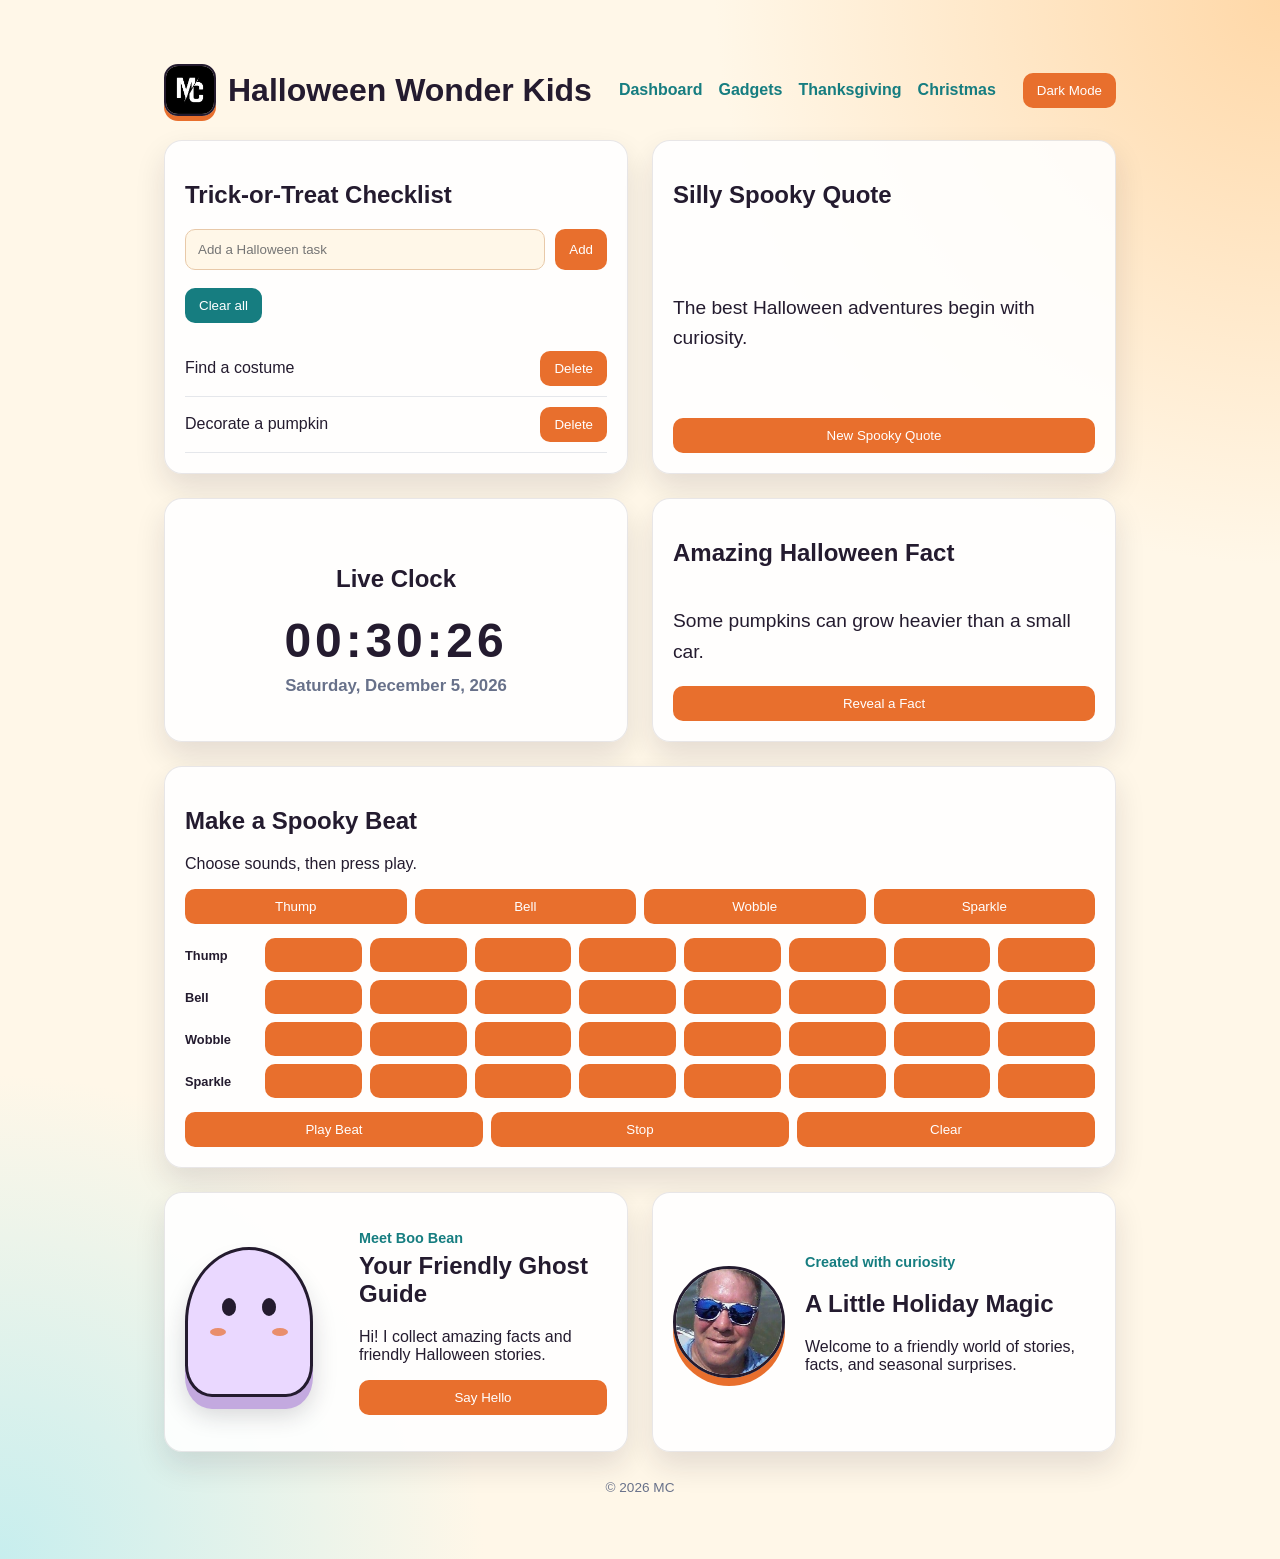
<file: index.html>
<!DOCTYPE html>
<html lang="en">
  <head>
    <meta charset="UTF-8" />
    <meta name="viewport" content="width=device-width, initial-scale=1.0" />
    <title>Halloween Wonder Kids</title>
    <link rel="stylesheet" href="style.css" />
  </head>
  <body class="halloween-theme">
    <div class="leaf-layer" aria-hidden="true"></div>
    <div class="ghost-layer" aria-hidden="true"></div>
    <div class="app">
      <header class="topbar">
        <div class="brand-lockup">
          <img src="mc-logo.jpg" alt="MC logo" class="brand-logo" />
          <h1>Halloween Wonder Kids</h1>
        </div>
        <nav class="page-nav">
          <a href="index.html">Dashboard</a>
          <a href="gadgets.html">Gadgets</a>
          <a href="thanksgiving/index.html">Thanksgiving</a>
          <a href="christmas/index.html">Christmas</a>
        </nav>
        <button id="theme-toggle">Dark Mode</button>
      </header>

      <main class="grid">
        <section class="card">
          <h2>Trick-or-Treat Checklist</h2>

          <form id="todo-form">
            <input
              id="todo-input"
              type="text"
              placeholder="Add a Halloween task"
              autocomplete="off"
            />
            <button type="submit">Add</button>
          </form>

          <button id="clear-tasks" type="button">Clear all</button>

          <ul id="todo-list"></ul>
        </section>

        <section class="card quote-card">
          <h2>Silly Spooky Quote</h2>
          <p id="quote-text">“Every pumpkin has a little light inside.”</p>
          <button id="new-quote">New Spooky Quote</button>
        </section>

        <section class="card clock-card">
          <h2>Live Clock</h2>
          <div id="clock">--:--:--</div>
          <p id="date">--/--/----</p>
        </section>

        <section class="card fact-card">
          <h2>Amazing Halloween Fact</h2>
          <p id="fact-text">Pumpkins are fruits, because they grow from a flower.</p>
          <button id="new-fact">Reveal a Fact</button>
        </section>

        <section class="card beat-maker-card">
          <h2>Make a Spooky Beat</h2>
          <p id="beat-status">Choose sounds, then press play.</p>
          <div class="beat-sounds" aria-label="Sound choices">
            <button class="sound-button" type="button" data-sound="thump">Thump</button>
            <button class="sound-button" type="button" data-sound="bell">Bell</button>
            <button class="sound-button" type="button" data-sound="wobble">Wobble</button>
            <button class="sound-button" type="button" data-sound="sparkle">Sparkle</button>
          </div>
          <div id="beat-grid" class="beat-grid" aria-label="Eight-step beat pattern"></div>
          <div class="beat-controls">
            <button id="play-beat" type="button">Play Beat</button>
            <button id="stop-beat" type="button">Stop</button>
            <button id="clear-beat" type="button">Clear</button>
          </div>
        </section>

        <section class="card character-card">
          <div class="character-art" aria-label="Boo Bean, a friendly cartoon ghost" role="img">
            <div class="character-eye character-eye-left"></div>
            <div class="character-eye character-eye-right"></div>
            <div class="character-cheek character-cheek-left"></div>
            <div class="character-cheek character-cheek-right"></div>
          </div>
          <div class="character-copy">
            <p class="character-label">Meet Boo Bean</p>
            <h2>Your Friendly Ghost Guide</h2>
            <p id="character-message">Hi! I collect amazing facts and friendly Halloween stories.</p>
            <button id="character-button">Say Hello</button>
          </div>
        </section>

        <section class="card creator-card">
          <img src="mc-pic.jpg" alt="Photo of the creator" class="creator-photo" />
          <div>
            <p class="character-label">Created with curiosity</p>
            <h2>A Little Holiday Magic</h2>
            <p>Welcome to a friendly world of stories, facts, and seasonal surprises.</p>
          </div>
        </section>
      </main>

      <footer class="site-footer">&copy; 2026 MC</footer>
    </div>

    <script src="falling-leaves.js"></script>
    <script src="script.js"></script>
  </body>
</html>
</file>
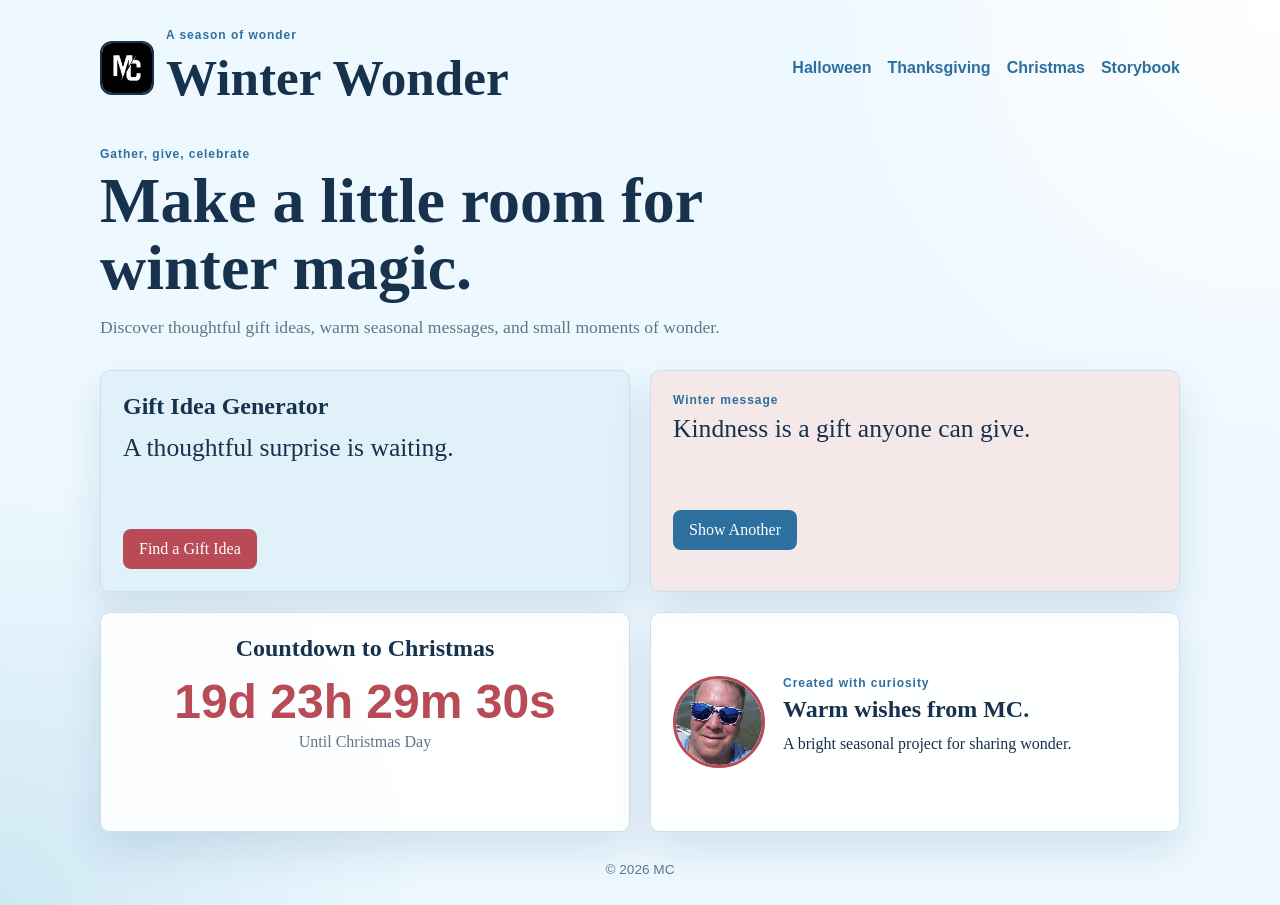
<file: christmas/index.html>
<!DOCTYPE html>
<html lang="en">
	<head>
		<meta charset="UTF-8" />
		<meta name="viewport" content="width=device-width, initial-scale=1.0" />
		<title>Winter Wonder</title>
		<link rel="stylesheet" href="style.css" />
	</head>
	<body>
		<div class="snow-layer" aria-hidden="true"></div>

		<div class="page-shell">
			<header class="site-header">
				<div class="brand-lockup">
					<img src="../mc-logo.jpg" alt="MC logo" class="brand-logo" />
					<div>
						<p class="eyebrow">A season of wonder</p>
						<h1>Winter Wonder</h1>
					</div>
				</div>

				<nav class="page-nav" aria-label="Holiday projects">
					<a href="../index.html">Halloween</a>
					<a href="../thanksgiving/index.html">Thanksgiving</a>
					<a href="index.html" aria-current="page">Christmas</a>
					<a href="storybook.html">Storybook</a>
				</nav>
			</header>

			<main>
				<section class="hero-panel">
					<p class="eyebrow">Gather, give, celebrate</p>
					<h2>Make a little room for winter magic.</h2>
					<p>Discover thoughtful gift ideas, warm seasonal messages, and small moments of wonder.</p>
				</section>

				<section class="content-grid">
					<section class="card gift-card">
						<h2>Gift Idea Generator</h2>
						<p id="gift-output">A thoughtful surprise is waiting.</p>
						<button id="gift-button">Find a Gift Idea</button>
					</section>

					<section class="card message-card">
						<p class="eyebrow">Winter message</p>
						<p id="message-output">Kindness is a gift anyone can give.</p>
						<button id="message-button">Show Another</button>
					</section>

					<section class="card countdown-card">
						<h2>Countdown to Christmas</h2>
						<p id="christmas-countdown" class="countdown">Loading...</p>
						<p class="muted">Until Christmas Day</p>
					</section>

					<section class="card creator-card">
						<img src="../mc-pic.jpg" alt="Photo of the creator" class="creator-photo" />
						<div>
							<p class="eyebrow">Created with curiosity</p>
							<h2>Warm wishes from MC.</h2>
							<p>A bright seasonal project for sharing wonder.</p>
						</div>
					</section>
				</section>
			</main>

			<footer>&copy; 2026 MC</footer>
		</div>

		<script src="script.js"></script>
	</body>
</html>
</file>
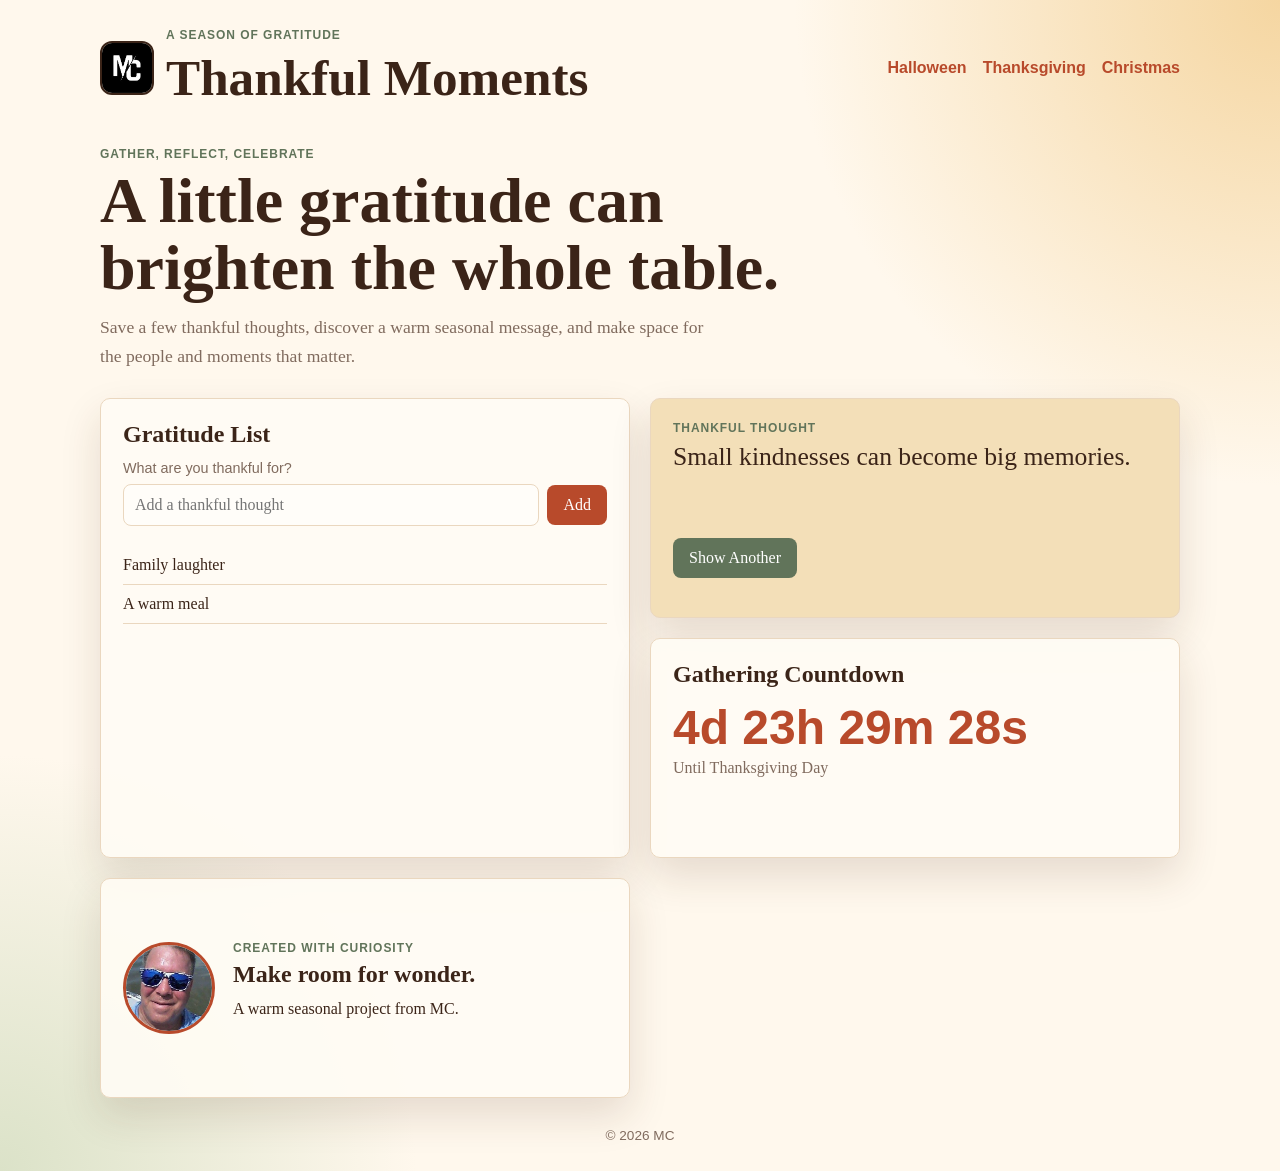
<file: thanksgiving/index.html>
<!DOCTYPE html>
<html lang="en">
  <head>
    <meta charset="UTF-8" />
    <meta name="viewport" content="width=device-width, initial-scale=1.0" />
    <title>Thankful Moments</title>
    <link rel="stylesheet" href="style.css" />
  </head>
  <body>
    <div class="page-shell">
      <header class="site-header">
        <div class="brand-lockup">
          <img src="../mc-logo.jpg" alt="MC logo" class="brand-logo" />
          <div>
            <p class="eyebrow">A season of gratitude</p>
            <h1>Thankful Moments</h1>
          </div>
        </div>
        <nav class="page-nav" aria-label="Holiday projects">
          <a href="../index.html">Halloween</a>
          <a href="index.html" aria-current="page">Thanksgiving</a>
          <a href="../christmas/index.html">Christmas</a>
        </nav>
      </header>

      <main>
        <section class="hero-panel">
          <p class="eyebrow">Gather, reflect, celebrate</p>
          <h2>A little gratitude can brighten the whole table.</h2>
          <p>Save a few thankful thoughts, discover a warm seasonal message, and make space for the people and moments that matter.</p>
        </section>

        <section class="content-grid">
          <section class="card gratitude-card">
            <h2>Gratitude List</h2>
            <form id="gratitude-form">
              <label for="gratitude-input">What are you thankful for?</label>
              <div class="input-row">
                <input id="gratitude-input" type="text" placeholder="Add a thankful thought" autocomplete="off" />
                <button type="submit">Add</button>
              </div>
            </form>
            <ul id="gratitude-list"></ul>
          </section>

          <section class="card thought-card">
            <p class="eyebrow">Thankful thought</p>
            <p id="thought-text">Small kindnesses can become big memories.</p>
            <button id="thought-button">Show Another</button>
          </section>

          <section class="card gathering-card">
            <h2>Gathering Countdown</h2>
            <p id="gathering-countdown" class="countdown">Loading...</p>
            <p class="muted">Until Thanksgiving Day</p>
          </section>

          <section class="card creator-card">
            <img src="../mc-pic.jpg" alt="Photo of the creator" class="creator-photo" />
            <div>
              <p class="eyebrow">Created with curiosity</p>
              <h2>Make room for wonder.</h2>
              <p>A warm seasonal project from MC.</p>
            </div>
          </section>
        </section>
      </main>

      <footer>&copy; 2026 MC</footer>
    </div>

    <script src="script.js"></script>
  </body>
</html>
</file>
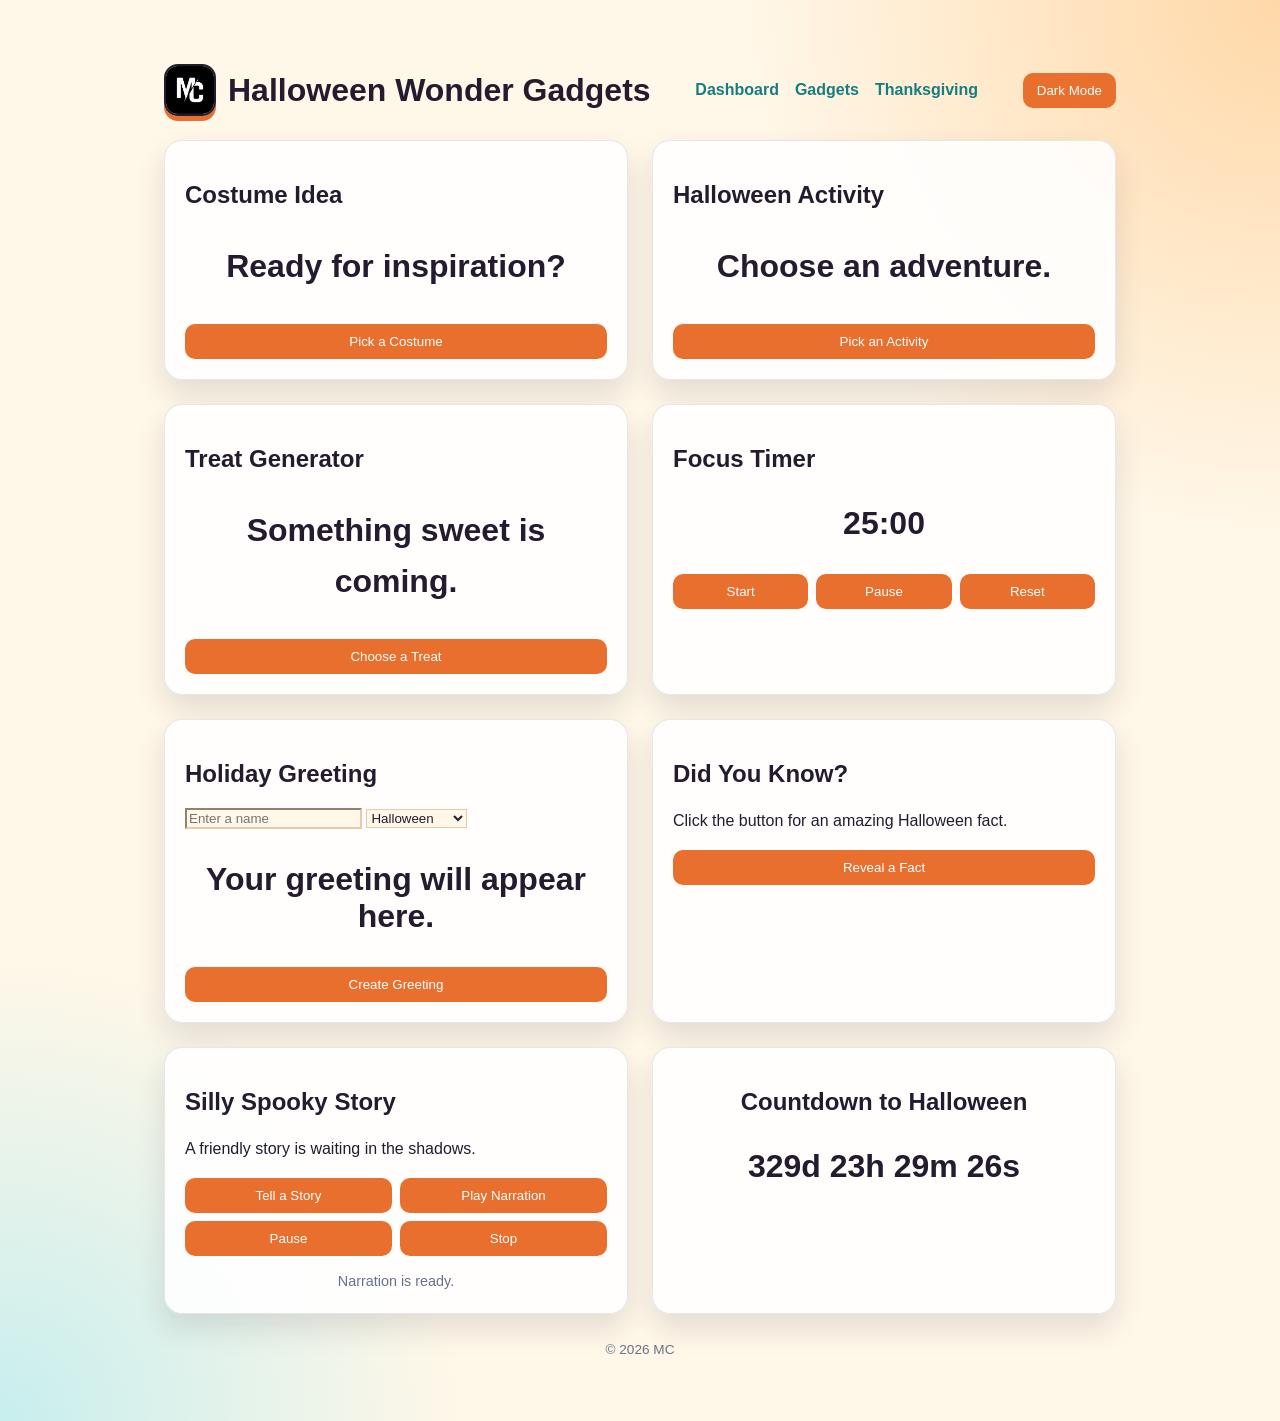
<file: gadgets.html>
<!DOCTYPE html>
<html lang="en">
  <head>
    <meta charset="UTF-8" />
    <meta name="viewport" content="width=device-width, initial-scale=1.0" />
    <title>Halloween Wonder Gadgets</title>
    <link rel="stylesheet" href="style.css" />
  </head>
  <body class="halloween-theme">
    <div class="leaf-layer" aria-hidden="true"></div>
    <div class="ghost-layer" aria-hidden="true"></div>
    <div class="app">
      <header class="topbar">
        <div class="brand-lockup">
          <img src="mc-logo.jpg" alt="MC logo" class="brand-logo" />
          <h1>Halloween Wonder Gadgets</h1>
        </div>
        <nav class="page-nav">
          <a href="index.html">Dashboard</a>
          <a href="gadgets.html">Gadgets</a>
          <a href="thanksgiving/index.html">Thanksgiving</a>
        </nav>
        <button id="theme-toggle">Dark Mode</button>
      </header>

      <main class="grid">
        <section class="card gadget-card mystery-card">
          <h2>Costume Idea</h2>
          <p id="costume-output" class="gadget-output">Ready for inspiration?</p>
          <button id="costume-button">Pick a Costume</button>
        </section>

        <section class="card gadget-card mystery-card">
          <h2>Halloween Activity</h2>
          <p id="activity-output" class="gadget-output">Choose an adventure.</p>
          <button id="activity-button">Pick an Activity</button>
        </section>

        <section class="card gadget-card mystery-card">
          <h2>Treat Generator</h2>
          <p id="treat-output" class="gadget-output">Something sweet is coming.</p>
          <button id="treat-button">Choose a Treat</button>
        </section>

        <section class="card gadget-card timer-card">
          <h2>Focus Timer</h2>
          <p id="timer-output" class="gadget-output">25:00</p>
          <div class="timer-buttons">
            <button id="start-timer">Start</button>
            <button id="pause-timer">Pause</button>
            <button id="reset-timer">Reset</button>
          </div>
        </section>

        <section class="card gadget-card greeting-card">
          <h2>Holiday Greeting</h2>
          <input id="recipient-name" type="text" placeholder="Enter a name" />
          <select id="holiday-choice">
            <option value="Halloween">Halloween</option>
            <option value="Thanksgiving">Thanksgiving</option>
            <option value="Christmas">Christmas</option>
            <option value="New Year">New Year</option>
          </select>
          <p id="greeting-output" class="gadget-output">Your greeting will appear here.</p>
          <button id="greeting-button">Create Greeting</button>
        </section>

        <section class="card gadget-card mystery-card">
          <h2>Did You Know?</h2>
          <p id="halloween-fact">Click the button for an amazing Halloween fact.</p>
          <button id="fact-button">Reveal a Fact</button>
        </section>

        <section class="card gadget-card mystery-card">
          <h2>Silly Spooky Story</h2>
          <p id="story-text">A friendly story is waiting in the shadows.</p>
          <div class="story-buttons">
            <button id="story-button">Tell a Story</button>
            <button id="read-story-button">Play Narration</button>
            <button id="pause-story-button">Pause</button>
            <button id="stop-story-button">Stop</button>
          </div>
          <p id="story-status" class="story-status">Narration is ready.</p>
        </section>

        <section class="card gadget-card countdown-card">
          <h2>Countdown to Halloween</h2>
          <p id="halloween-countdown" class="gadget-output">Loading...</p>
        </section>
      </main>

      <footer class="site-footer">&copy; 2026 MC</footer>
    </div>

    <script src="falling-leaves.js"></script>
    <script src="holiday-data.js"></script>
    <script src="gadgets.js"></script>
  </body>
</html>
</file>
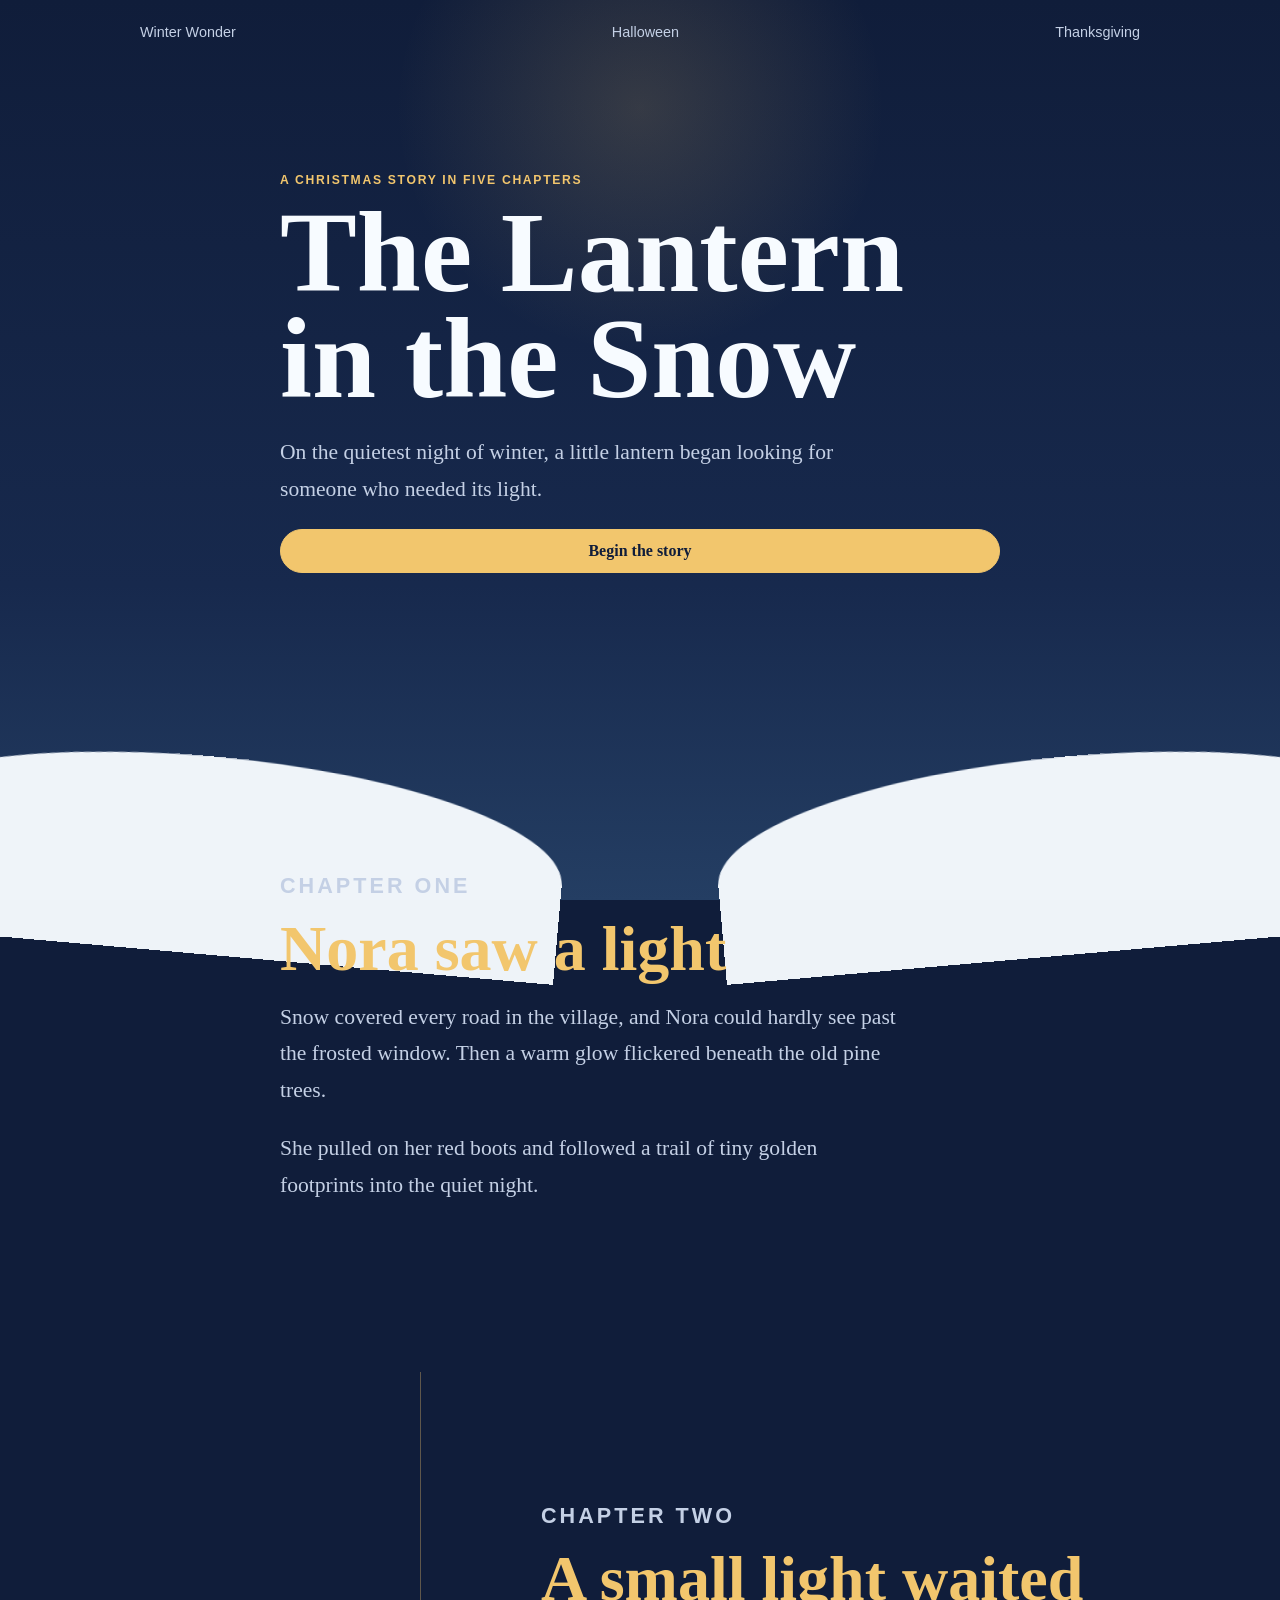
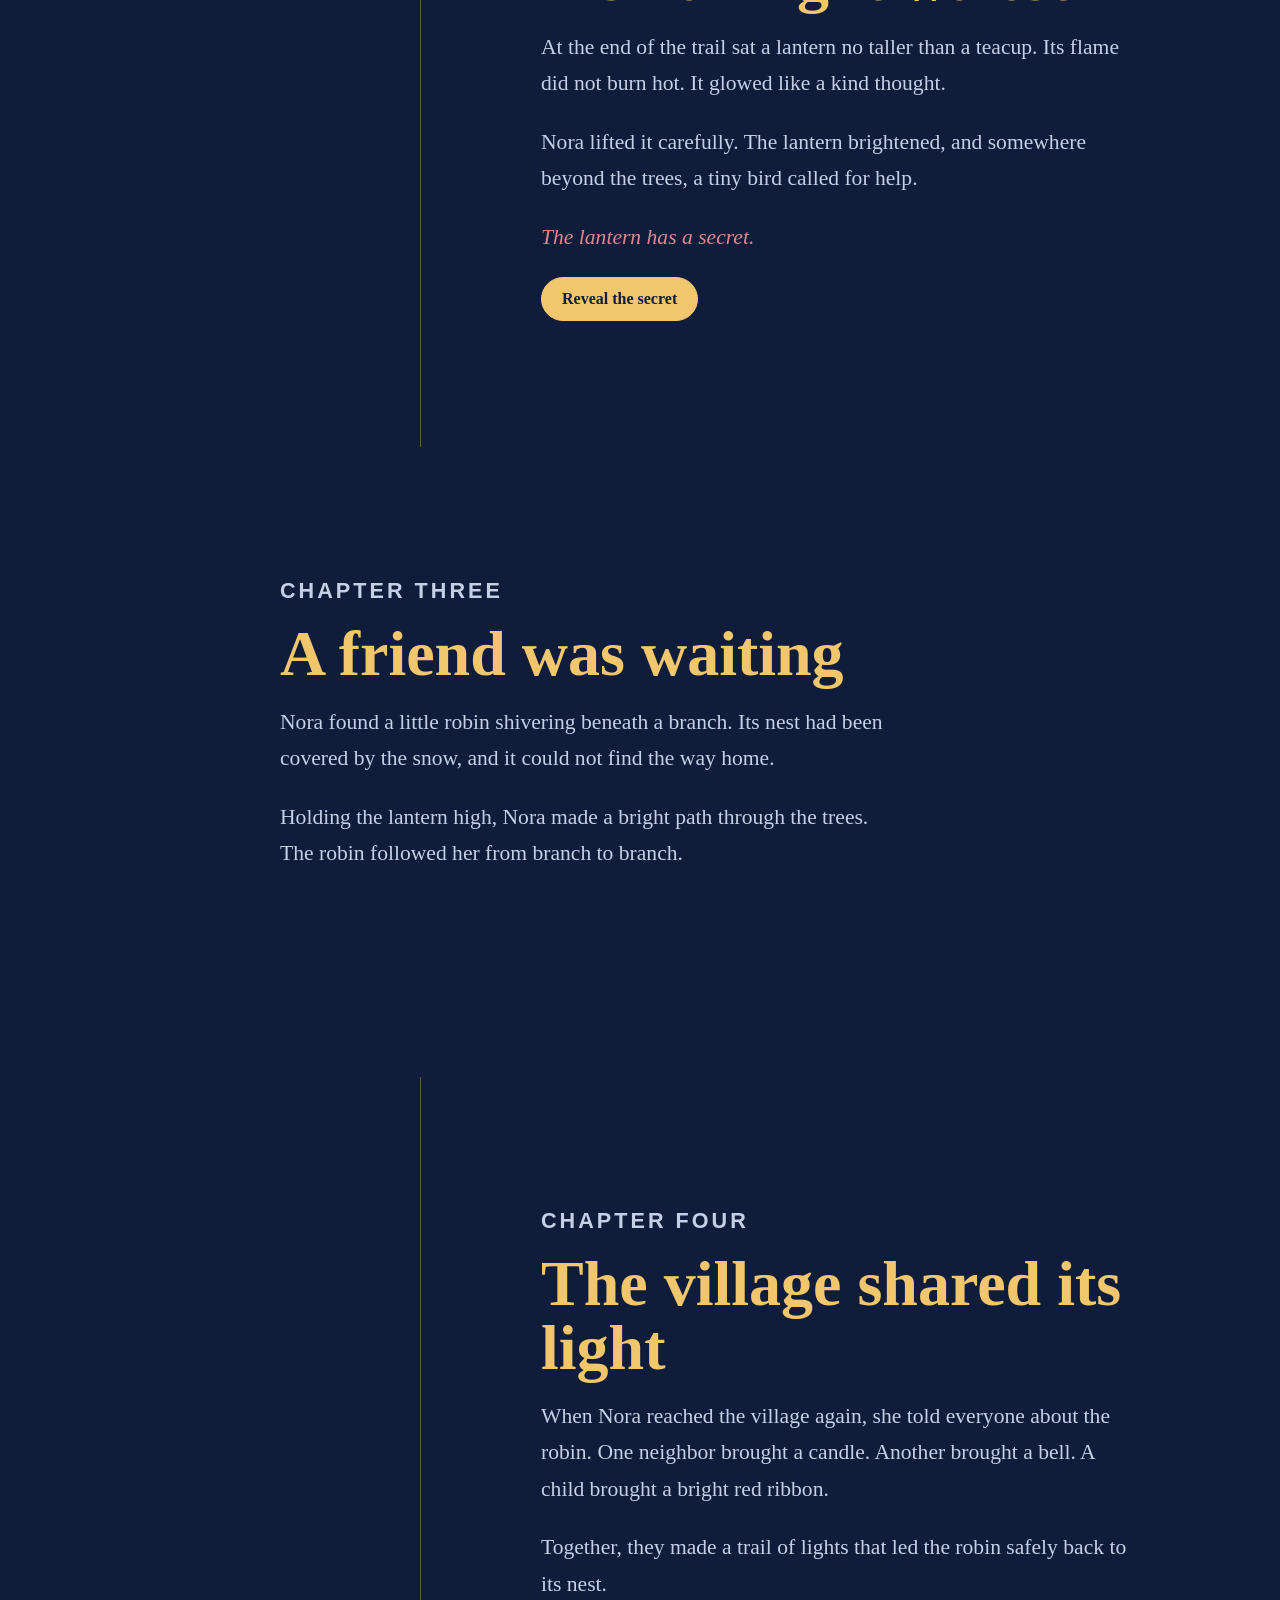
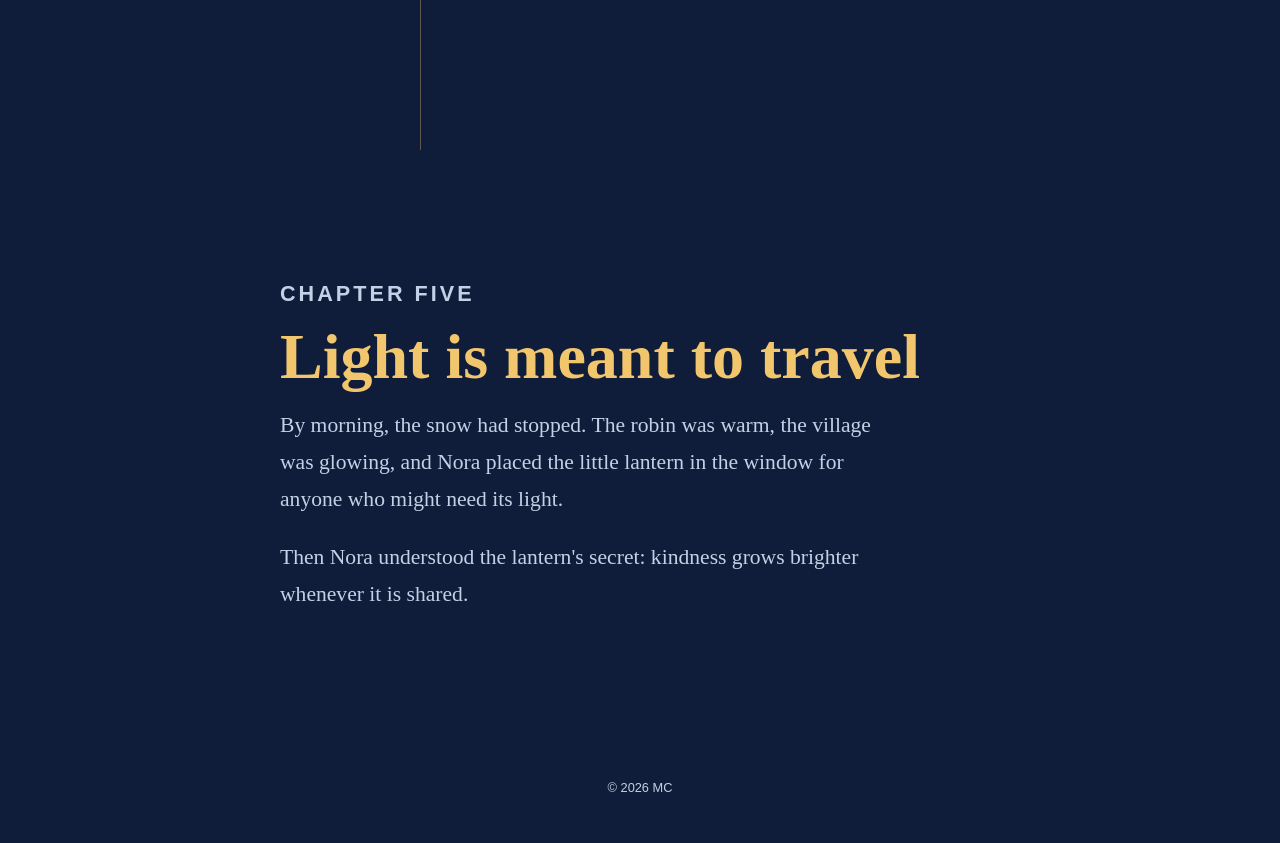
<file: christmas/storybook.html>
<!DOCTYPE html>
<html lang="en">
  <head>
    <meta charset="UTF-8" />
    <meta name="viewport" content="width=device-width, initial-scale=1.0" />
    <title>The Lantern in the Snow</title>
    <link rel="stylesheet" href="storybook.css" />
  </head>
  <body>
    <div class="snow-scene" aria-hidden="true"></div>
    <main class="storybook-shell">
      <nav class="story-nav" aria-label="Story navigation">
        <a href="index.html">Winter Wonder</a>
        <a href="../index.html">Halloween</a>
        <a href="../thanksgiving/index.html">Thanksgiving</a>
      </nav>

      <section class="story-hero" aria-labelledby="story-title">
        <p class="chapter-label">A Christmas story in five chapters</p>
        <h1 id="story-title">The Lantern in the Snow</h1>
        <p class="story-intro">On the quietest night of winter, a little lantern began looking for someone who needed its light.</p>
        <button id="begin-story">Begin the story</button>
      </section>

      <section class="chapter" id="chapter-one">
        <p class="chapter-label">Chapter One</p>
        <h2>Nora saw a light</h2>
        <p>Snow covered every road in the village, and Nora could hardly see past the frosted window. Then a warm glow flickered beneath the old pine trees.</p>
        <p>She pulled on her red boots and followed a trail of tiny golden footprints into the quiet night.</p>
      </section>

      <section class="chapter chapter-right" id="chapter-two">
        <p class="chapter-label">Chapter Two</p>
        <h2>A small light waited</h2>
        <p>At the end of the trail sat a lantern no taller than a teacup. Its flame did not burn hot. It glowed like a kind thought.</p>
        <p>Nora lifted it carefully. The lantern brightened, and somewhere beyond the trees, a tiny bird called for help.</p>
        <p id="story-reveal" class="story-reveal" aria-live="polite">The lantern has a secret.</p>
        <button id="reveal-secret">Reveal the secret</button>
      </section>

      <section class="chapter" id="chapter-three">
        <p class="chapter-label">Chapter Three</p>
        <h2>A friend was waiting</h2>
        <p>Nora found a little robin shivering beneath a branch. Its nest had been covered by the snow, and it could not find the way home.</p>
        <p>Holding the lantern high, Nora made a bright path through the trees. The robin followed her from branch to branch.</p>
      </section>

      <section class="chapter chapter-right" id="chapter-four">
        <p class="chapter-label">Chapter Four</p>
        <h2>The village shared its light</h2>
        <p>When Nora reached the village again, she told everyone about the robin. One neighbor brought a candle. Another brought a bell. A child brought a bright red ribbon.</p>
        <p>Together, they made a trail of lights that led the robin safely back to its nest.</p>
      </section>

      <section class="chapter" id="chapter-five">
        <p class="chapter-label">Chapter Five</p>
        <h2>Light is meant to travel</h2>
        <p>By morning, the snow had stopped. The robin was warm, the village was glowing, and Nora placed the little lantern in the window for anyone who might need its light.</p>
        <p>Then Nora understood the lantern's secret: kindness grows brighter whenever it is shared.</p>
      </section>

      <footer>&copy; 2026 MC</footer>
    </main>
    <script src="storybook.js"></script>
  </body>
</html>
</file>
<file: style.css>
:root {
  --bg: #f3f5ff;
  --card: #ffffff;
  --card-strong: #f8f8ff;
  --text: #181d31;
  --muted: #68718a;
  --primary: #6c63ff;
  --primary-dark: #4d43d6;
  --operator: #eef1ff;
  --shadow: 0 20px 50px rgba(108, 99, 255, 0.18);
}

* {
  box-sizing: border-box;
}

body {
  margin: 0;
  font-family: Arial, sans-serif;
  background: #f4f7ff;
  color: #1f2937;
  overflow-x: hidden;
  transition: background 0.2s ease, color 0.2s ease;
}

button,
input,
.card,
.page-nav a {
  transition: all 0.2s ease;
}

body.dark {
  background: #111827;
  color: #f9fafb;
}

.app {
  position: relative;
  z-index: 2;
  max-width: 1000px;
  margin: 40px auto;
  padding: 24px;
}

.site-footer {
  margin-top: 28px;
  color: #68718a;
  font-size: 0.85rem;
  text-align: center;
}

.leaf-layer {
  position: fixed;
  inset: 0;
  z-index: 0;
  overflow: hidden;
  pointer-events: none;
}

.ghost-layer {
  position: fixed;
  inset: 0;
  z-index: 1;
  overflow: hidden;
  pointer-events: none;
}

.leaf {
  position: absolute;
  top: -32px;
  left: var(--left);
  width: var(--size);
  height: calc(var(--size) * 0.58);
  border-radius: 100% 0 100% 0;
  background: var(--leaf-color);
  opacity: 0.8;
  transform: rotate(45deg);
  animation: leaf-fall var(--duration) linear var(--delay) infinite;
}

@keyframes leaf-fall {
  0% {
    transform: translate3d(0, -40px, 0) rotate(25deg);
  }

  50% {
    transform: translate3d(var(--sway), 55vh, 0) rotate(200deg);
  }

  100% {
    transform: translate3d(calc(var(--sway) * -1), 110vh, 0) rotate(390deg);
  }
}

.ghost {
  position: absolute;
  bottom: var(--bottom);
  left: -70px;
  width: var(--ghost-size);
  height: calc(var(--ghost-size) * 1.15);
  border-radius: 50% 50% 18% 18%;
  background: var(--ghost-color);
  border: 2px solid #241b2f;
  box-shadow: 0 0 16px rgba(232, 111, 45, 0.45);
  animation: ghost-scurry var(--ghost-duration) linear var(--ghost-delay) infinite;
}

.ghost::before {
  position: absolute;
  top: 35%;
  left: 28%;
  width: 7px;
  height: 9px;
  border-radius: 50%;
  background: #241b2f;
  box-shadow: 14px 0 #241b2f;
  content: '';
}

.ghost-bag {
  position: absolute;
  right: -12px;
  bottom: 2px;
  width: 18px;
  height: 20px;
  border-radius: 4px 4px 8px 8px;
  background: var(--bag-color);
  transform: rotate(12deg);
}

@keyframes ghost-scurry {
  0% {
    transform: translateX(-90px) scaleX(0.9);
  }

  50% {
    transform: translateX(50vw) translateY(-10px) scaleX(1);
  }

  100% {
    transform: translateX(calc(100vw + 100px)) scaleX(0.9);
  }
}

@media (prefers-reduced-motion: reduce) {
  .leaf-layer,
  .ghost-layer {
    display: none;
  }
}

.topbar {
  display: flex;
  justify-content: space-between;
  align-items: center;
  margin-bottom: 24px;
  gap: 20px;
}

.brand-lockup {
  display: flex;
  align-items: center;
  gap: 12px;
}

.brand-lockup h1 {
  margin: 0;
}

.brand-logo {
  width: 52px;
  height: 52px;
  border: 2px solid #241b2f;
  border-radius: 14px;
  object-fit: cover;
  box-shadow: 0 5px 0 #e86f2d;
}


.page-nav {
  display: flex;
  gap: 16px;
}

.page-nav a {
  color: inherit;
  font-weight: 600;
  text-decoration: none;
}

.page-nav a:hover {
  text-decoration: underline;
}

.grid {
  display: grid;
  grid-template-columns: repeat(2, minmax(0, 1fr));
  gap: 24px;
}

.card {
  background: rgba(255, 255, 255, 0.8);
  border-radius: 18px;
  padding: 20px;
  box-shadow: 0 10px 25px rgba(0, 0, 0, 0.08);
}

body.dark .card {
  background: #1f2937;
}

#todo-form {
  display: flex;
  gap: 10px;
  margin-bottom: 18px;
}

#clear-tasks {
  background: #167d80;
  margin-bottom: 18px;
}

#todo-input {
  flex: 1;
  padding: 12px;
  border-radius: 10px;
  border: 1px solid #d1d5db;
}

button {
  border: none;
  border-radius: 10px;
  padding: 10px 14px;
  cursor: pointer;
  background: #4f46e5;
  color: white;
}

#todo-list {
  list-style: none;
  padding: 0;
  margin: 0;
}

#todo-list li {
  display: flex;
  justify-content: space-between;
  align-items: center;
  padding: 10px 0;
  border-bottom: 1px solid #e5e7eb;
}

.delete-btn {
  background: #ef4444;
}

.quote-card {
  display: flex;
  flex-direction: column;
  justify-content: space-between;
  min-height: 220px;
}

#quote-text {
  font-size: 1.2rem;
  line-height: 1.6;
}

.clock-card {
  display: flex;
  flex-direction: column;
  justify-content: center;
  align-items: center;
  min-height: 160px;
}

#clock {
  font-size: clamp(2rem, 4vw, 3rem);
  font-weight: 700;
  letter-spacing: 0.08em;
}

#date {
  margin: 8px 0 0;
  font-size: 1.05rem;
  font-weight: 600;
  color: #68718a;
  text-align: center;
}

.fact-card {
  display: flex;
  flex-direction: column;
  justify-content: space-between;
  min-height: 220px;
}

.gadget-card {
  min-height: 220px;
}

.gadget-output {
  font-size: 2rem;
  font-weight: 700;
  text-align: center;
}

.gadget-card button {
  width: 100%;
}

.timer-buttons {
  display: grid;
  grid-template-columns: repeat(3, 1fr);
  gap: 8px;
}

.timer-buttons button {
  padding: 10px 6px;
}

.story-buttons {
  display: grid;
  grid-template-columns: repeat(2, 1fr);
  gap: 8px;
}

.story-buttons button {
  padding: 10px 6px;
}

.story-status {
  margin-bottom: 0;
  color: #68718a;
  font-size: 0.9rem;
  text-align: center;
}

.mystery-card p {
  line-height: 1.6;
}

.countdown-card {
  text-align: center;
}

.mystery-card.reveal {
  animation: reveal-card 0.45s ease;
}

@keyframes reveal-card {
  0% {
    transform: translateY(8px);
    opacity: 0.5;
  }

  100% {
    transform: translateY(0);
    opacity: 1;
  }
}

#fact-text {
  font-size: 1.2rem;
  line-height: 1.6;
}

.beat-maker-card {
  grid-column: 1 / -1;
}

.beat-sounds,
.beat-controls {
  display: grid;
  grid-template-columns: repeat(4, 1fr);
  gap: 8px;
  margin-top: 14px;
}

.beat-controls {
  grid-template-columns: repeat(3, 1fr);
}

.sound-button {
  background: #167d80;
}

.beat-grid {
  display: grid;
  gap: 8px;
  margin-top: 14px;
}

.beat-row {
  display: grid;
  grid-template-columns: 72px repeat(8, 1fr);
  gap: 8px;
}

.beat-row-label {
  align-self: center;
  color: #241b2f;
  font-size: 0.8rem;
  font-weight: 700;
  text-transform: capitalize;
}

.beat-cell {
  min-height: 34px;
  padding: 6px;
  background: #ead8ff;
  border: 2px solid transparent;
}

.beat-cell.active {
  background: #e86f2d;
}

.beat-cell.current {
  border-color: #241b2f;
  box-shadow: 0 0 0 2px #fff7e8;
}

.character-card {
  display: grid;
  grid-template-columns: 150px 1fr;
  align-items: center;
  gap: 24px;
  min-height: 260px;
}

.creator-card {
  display: flex;
  align-items: center;
  gap: 20px;
  min-height: 180px;
}

.creator-photo {
  width: 112px;
  height: 112px;
  flex: 0 0 auto;
  border: 3px solid #241b2f;
  border-radius: 50%;
  object-fit: cover;
  box-shadow: 0 8px 0 #e86f2d;
}

.character-art {
  position: relative;
  width: 128px;
  height: 150px;
  border: 3px solid #241b2f;
  border-radius: 52% 52% 22% 22%;
  background: #ead8ff;
  box-shadow: 0 12px 0 #c3a9df, 0 18px 24px rgba(36, 27, 47, 0.18);
  animation: character-float 3s ease-in-out infinite;
}

.character-eye {
  position: absolute;
  top: 48px;
  width: 14px;
  height: 18px;
  border-radius: 50%;
  background: #241b2f;
}

.character-eye-left {
  left: 34px;
}

.character-eye-right {
  right: 34px;
}

.character-cheek {
  position: absolute;
  top: 78px;
  width: 16px;
  height: 8px;
  border-radius: 50%;
  background: #e86f2d;
  opacity: 0.7;
}

.character-cheek-left {
  left: 22px;
}

.character-cheek-right {
  right: 22px;
}

.character-label {
  margin: 0 0 6px;
  color: #167d80;
  font-size: 0.9rem;
  font-weight: 700;
}

.character-copy h2 {
  margin-top: 0;
}

.character-copy button {
  width: 100%;
}

@keyframes character-float {
  0%,
  100% {
    transform: translateY(0) rotate(-2deg);
  }

  50% {
    transform: translateY(-8px) rotate(2deg);
  }
}

.halloween-theme {
  --halloween-ink: #241b2f;
  --halloween-orange: #e86f2d;
  --halloween-teal: #167d80;
  --halloween-cream: #fff7e8;
  background: #fff7e8;
  color: var(--halloween-ink);
  background-image: radial-gradient(circle at top right, #ffd8a8 0, transparent 28%),
    radial-gradient(circle at bottom left, #c7eeee 0, transparent 24%);
}

.halloween-theme .card {
  background: rgba(255, 255, 255, 0.88);
  border: 1px solid rgba(36, 27, 47, 0.1);
  box-shadow: 0 14px 30px rgba(36, 27, 47, 0.12);
}

.halloween-theme h1,
.halloween-theme h2 {
  color: var(--halloween-ink);
}

.halloween-theme button {
  background: var(--halloween-orange);
}

.halloween-theme button:hover {
  background: #c9571d;
}

.halloween-theme .page-nav a {
  color: var(--halloween-teal);
}

.halloween-theme #todo-input,
.halloween-theme input,
.halloween-theme select {
  border-color: #e8c9a9;
  background: var(--halloween-cream);
  color: var(--halloween-ink);
}

body.dark.halloween-theme {
  background: #17121d;
  color: #fff7e8;
  background-image: radial-gradient(circle at top right, #55341e 0, transparent 28%),
    radial-gradient(circle at bottom left, #123f42 0, transparent 24%);
}

body.dark.halloween-theme .card {
  background: rgba(42, 31, 49, 0.94);
  border-color: rgba(255, 247, 232, 0.12);
}

body.dark.halloween-theme h1,
body.dark.halloween-theme h2 {
  color: #fff7e8;
}

body.dark.halloween-theme .character-art {
  border-color: #fff7e8;
}

body.dark.halloween-theme .brand-logo,
body.dark.halloween-theme .creator-photo {
  border-color: #fff7e8;
}

@media (max-width: 700px) {
  .app {
    width: 100%;
    margin: 0 auto;
    padding: 16px;
  }

  .topbar {
    flex-direction: column;
    align-items: stretch;
    gap: 14px;
  }

  .brand-lockup {
    align-items: center;
  }

  .brand-lockup h1 {
    font-size: 1.55rem;
  }

  .page-nav {
    justify-content: space-between;
  }

  .topbar > button {
    width: 100%;
  }

  .grid {
    grid-template-columns: 1fr;
  }

  #todo-form {
    flex-direction: column;
  }

  #todo-form button {
    width: 100%;
  }

  .timer-buttons,
  .story-buttons {
    grid-template-columns: 1fr;
  }

  .card {
    padding: 16px;
  }

  .character-card {
    grid-template-columns: 1fr;
    text-align: center;
  }

  .character-art {
    margin: 0 auto;
  }

  .creator-card {
    flex-direction: column;
    text-align: center;
  }
}
</file>
<file: christmas/style.css>
:root {
	--ink: #17324d;
	--muted: #60758a;
	--ice: #eef8ff;
	--card: rgba(255, 255, 255, 0.9);
	--blue: #2d6f9f;
	--red: #b84b55;
	--line: #c9e0ef;
	--shadow: 0 18px 40px rgba(36, 86, 120, 0.14);
}

* {
	box-sizing: border-box;
}

body {
	margin: 0;
	min-width: 320px;
	background: var(--ice);
	color: var(--ink);
	font-family: Georgia, serif;
	overflow-x: hidden;
	background-image: radial-gradient(circle at top right, #ffffff 0, transparent 30%),
		radial-gradient(circle at bottom left, #cfe8f4 0, transparent 28%);
}

button,
input {
	font: inherit;
}

button {
	border: 0;
	border-radius: 8px;
	padding: 11px 16px;
	background: var(--red);
	color: white;
	cursor: pointer;
}

button:hover {
	background: #963a45;
}

.snow-layer {
	position: fixed;
	inset: 0;
	z-index: 0;
	overflow: hidden;
	pointer-events: none;
}

.snowball {
	position: absolute;
	top: -30px;
	left: var(--left);
	width: var(--size);
	height: var(--size);
	border: 1px solid rgba(45, 111, 159, 0.15);
	border-radius: 50%;
	background: white;
	opacity: 0.8;
	animation: snow-fall var(--duration) linear var(--delay) infinite;
}

@keyframes snow-fall {
	0% {
		transform: translate3d(0, -40px, 0);
	}

	50% {
		transform: translate3d(var(--sway), 55vh, 0);
	}

	100% {
		transform: translate3d(calc(var(--sway) * -1), 110vh, 0);
	}
}

.page-shell {
	position: relative;
	z-index: 1;
	width: min(1080px, 100% - 32px);
	margin: 0 auto;
	padding: 28px 0;
}

.site-header,
.brand-lockup,
.page-nav {
	display: flex;
	align-items: center;
}

.site-header {
	justify-content: space-between;
	gap: 24px;
	margin-bottom: 40px;
}

.brand-lockup {
	gap: 12px;
}

.brand-logo {
	width: 54px;
	height: 54px;
	border: 2px solid var(--ink);
	border-radius: 12px;
	object-fit: cover;
}

h1,
h2,
p {
	margin-top: 0;
}

h1 {
	margin-bottom: 0;
	font-size: clamp(1.8rem, 5vw, 3.2rem);
}

h2 {
	margin-bottom: 12px;
}

.eyebrow {
	margin-bottom: 6px;
	color: var(--blue);
	font-family: Arial, sans-serif;
	font-size: 0.75rem;
	font-weight: 700;
	letter-spacing: 0.08em;
}

.page-nav {
	gap: 16px;
	font-family: Arial, sans-serif;
}

.page-nav a {
	color: var(--blue);
	font-weight: 700;
	text-decoration: none;
}

.page-nav a:hover {
	text-decoration: underline;
}

.hero-panel {
	max-width: 720px;
	margin-bottom: 28px;
}

.hero-panel h2 {
	font-size: clamp(2rem, 5vw, 4.2rem);
	line-height: 1.05;
}

.hero-panel p:last-child {
	max-width: 620px;
	color: var(--muted);
	font-size: 1.1rem;
	line-height: 1.6;
}

.content-grid {
	display: grid;
	grid-template-columns: repeat(2, minmax(0, 1fr));
	gap: 20px;
}

.card {
	min-height: 220px;
	padding: 22px;
	border: 1px solid var(--line);
	border-radius: 10px;
	background: var(--card);
	box-shadow: var(--shadow);
}

.gift-card {
	background: #e1f1fa;
}

.gift-card p,
.message-card #message-output {
	min-height: 72px;
	font-size: 1.6rem;
	line-height: 1.25;
}

.message-card {
	background: #f5e8e9;
}

.message-card button {
	background: var(--blue);
}

.countdown-card {
	text-align: center;
}

.countdown {
	margin-bottom: 4px;
	color: var(--red);
	font-family: Arial, sans-serif;
	font-size: clamp(1.8rem, 4vw, 3rem);
	font-weight: 700;
}

.muted {
	color: var(--muted);
}

.creator-card {
	display: flex;
	align-items: center;
	gap: 18px;
}

.creator-photo {
	width: 92px;
	height: 92px;
	flex: 0 0 auto;
	border: 3px solid var(--red);
	border-radius: 50%;
	object-fit: cover;
}

footer {
	margin-top: 30px;
	color: var(--muted);
	font-family: Arial, sans-serif;
	font-size: 0.85rem;
	text-align: center;
}

@media (prefers-reduced-motion: reduce) {
	.snow-layer {
		display: none;
	}
}

@media (max-width: 700px) {
	.page-shell {
		width: min(100% - 24px, 560px);
		padding-top: 18px;
	}

	.site-header {
		align-items: stretch;
		flex-direction: column;
		margin-bottom: 28px;
	}

	.page-nav {
		justify-content: space-between;
		gap: 8px;
	}

	.content-grid {
		grid-template-columns: 1fr;
	}

	.creator-card {
		align-items: stretch;
		flex-direction: column;
		text-align: center;
	}

	.creator-photo {
		margin: 0 auto;
	}
}
</file>
<file: thanksgiving/style.css>
:root {
  --ink: #3b2418;
  --muted: #806b5e;
  --cream: #fff8ed;
  --card: rgba(255, 252, 245, 0.92);
  --rust: #b84a2b;
  --gold: #d28a25;
  --sage: #61745a;
  --line: #ead7bf;
  --shadow: 0 18px 40px rgba(78, 43, 21, 0.14);
}

* {
  box-sizing: border-box;
}

body {
  margin: 0;
  min-width: 320px;
  background: var(--cream);
  color: var(--ink);
  font-family: Georgia, serif;
  background-image: radial-gradient(circle at top right, #f5d6a1 0, transparent 28%),
    radial-gradient(circle at bottom left, #dbe2c8 0, transparent 24%);
}

button,
input {
  font: inherit;
}

button {
  border: 0;
  border-radius: 8px;
  padding: 11px 16px;
  background: var(--rust);
  color: white;
  cursor: pointer;
}

button:hover {
  background: #943a22;
}

.page-shell {
  width: min(1080px, 100% - 32px);
  margin: 0 auto;
  padding: 28px 0;
}

.site-header,
.brand-lockup,
.page-nav,
.input-row {
  display: flex;
  align-items: center;
}

.site-header {
  justify-content: space-between;
  gap: 24px;
  margin-bottom: 40px;
}

.brand-lockup {
  gap: 12px;
}

.brand-logo {
  width: 54px;
  height: 54px;
  border: 2px solid var(--ink);
  border-radius: 12px;
  object-fit: cover;
}

h1,
h2,
p {
  margin-top: 0;
}

h1 {
  margin-bottom: 0;
  font-size: clamp(1.8rem, 5vw, 3.2rem);
}

h2 {
  margin-bottom: 12px;
}

.eyebrow {
  margin-bottom: 6px;
  color: var(--sage);
  font-family: Arial, sans-serif;
  font-size: 0.75rem;
  font-weight: 700;
  letter-spacing: 0.08em;
  text-transform: uppercase;
}

.page-nav {
  gap: 16px;
  font-family: Arial, sans-serif;
}

.page-nav a {
  color: var(--rust);
  font-weight: 700;
  text-decoration: none;
}

.page-nav a:hover {
  text-decoration: underline;
}

.hero-panel {
  max-width: 720px;
  margin-bottom: 28px;
}

.hero-panel h2 {
  font-size: clamp(2rem, 5vw, 4.2rem);
  line-height: 1.05;
}

.hero-panel p:last-child {
  max-width: 620px;
  color: var(--muted);
  font-size: 1.1rem;
  line-height: 1.6;
}

.content-grid {
  display: grid;
  grid-template-columns: repeat(2, minmax(0, 1fr));
  gap: 20px;
}

.card {
  min-height: 220px;
  padding: 22px;
  border: 1px solid var(--line);
  border-radius: 10px;
  background: var(--card);
  box-shadow: var(--shadow);
}

.gratitude-card {
  grid-row: span 2;
}

label,
input,
ul {
  display: block;
  width: 100%;
}

label {
  margin-bottom: 8px;
  color: var(--muted);
  font-family: Arial, sans-serif;
  font-size: 0.9rem;
}

.input-row {
  gap: 8px;
}

input {
  min-width: 0;
  border: 1px solid var(--line);
  border-radius: 8px;
  padding: 11px;
  background: #fffdf9;
  color: var(--ink);
}

ul {
  margin: 20px 0 0;
  padding: 0;
  list-style: none;
}

li {
  border-bottom: 1px solid var(--line);
  padding: 10px 0;
}

.thought-card {
  background: #f3dfb8;
}

.thought-card #thought-text {
  min-height: 72px;
  font-size: 1.6rem;
  line-height: 1.25;
}

.thought-card button {
  background: var(--sage);
}

.countdown {
  margin-bottom: 4px;
  color: var(--rust);
  font-family: Arial, sans-serif;
  font-size: clamp(1.8rem, 4vw, 3rem);
  font-weight: 700;
}

.muted {
  color: var(--muted);
}

.creator-card {
  display: flex;
  align-items: center;
  gap: 18px;
}

.creator-photo {
  width: 92px;
  height: 92px;
  flex: 0 0 auto;
  border: 3px solid var(--rust);
  border-radius: 50%;
  object-fit: cover;
}

footer {
  margin-top: 30px;
  color: var(--muted);
  font-family: Arial, sans-serif;
  font-size: 0.85rem;
  text-align: center;
}

@media (max-width: 700px) {
  .page-shell {
    width: min(100% - 24px, 560px);
    padding-top: 18px;
  }

  .site-header {
    align-items: stretch;
    flex-direction: column;
    margin-bottom: 28px;
  }

  .page-nav {
    justify-content: space-between;
  }

  .content-grid {
    grid-template-columns: 1fr;
  }

  .gratitude-card {
    grid-row: auto;
  }

  .input-row,
  .creator-card {
    align-items: stretch;
    flex-direction: column;
  }

  .input-row button {
    width: 100%;
  }

  .creator-card {
    text-align: center;
  }

  .creator-photo {
    margin: 0 auto;
  }
}
</file>
<file: christmas/storybook.css>
:root {
  --night: #101d3a;
  --night-soft: #1e3157;
  --snow: #f7fbff;
  --gold: #f2c66d;
  --muted: #c4d0e5;
  --rose: #df8790;
}

* {
  box-sizing: border-box;
}

html {
  scroll-behavior: smooth;
}

body {
  margin: 0;
  min-width: 320px;
  background: var(--night);
  color: var(--snow);
  font-family: Georgia, serif;
  overflow-x: hidden;
}

button {
  border: 1px solid var(--gold);
  border-radius: 999px;
  padding: 12px 20px;
  background: var(--gold);
  color: var(--night);
  cursor: pointer;
  font: inherit;
  font-weight: 700;
}

button:hover {
  background: #ffe19b;
}

.snow-scene {
  position: fixed;
  inset: 0;
  z-index: 0;
  pointer-events: none;
  background: radial-gradient(circle at 50% 12%, rgba(242, 198, 109, 0.16), transparent 24%),
    linear-gradient(180deg, #101d3a 0%, #17294d 65%, #243e63 100%);
}

.snow-scene::before,
.snow-scene::after {
  position: absolute;
  bottom: -6vh;
  width: 56vw;
  height: 22vh;
  border-radius: 50% 50% 0 0;
  background: rgba(247, 251, 255, 0.96);
  content: '';
}

.snow-scene::before {
  left: -12vw;
  transform: rotate(5deg);
}

.snow-scene::after {
  right: -12vw;
  transform: rotate(-5deg);
}

.storybook-shell {
  position: relative;
  z-index: 1;
  width: min(1000px, 100% - 32px);
  margin: 0 auto;
  padding: 24px 0 48px;
}

.story-nav {
  display: flex;
  justify-content: space-between;
  gap: 18px;
  font-family: Arial, sans-serif;
  font-size: 0.9rem;
}

.story-nav a {
  color: var(--muted);
  text-decoration: none;
}

.story-nav a:hover {
  color: var(--gold);
}

.story-hero,
.chapter {
  max-width: 720px;
  margin-right: auto;
  margin-left: auto;
}

.story-hero {
  min-height: 78vh;
  display: flex;
  flex-direction: column;
  justify-content: center;
  padding: 12vh 0 16vh;
}

.chapter-label {
  margin: 0 0 12px;
  color: var(--gold);
  font-family: Arial, sans-serif;
  font-size: 0.76rem;
  font-weight: 700;
  letter-spacing: 0.14em;
  text-transform: uppercase;
}

h1,
h2,
p {
  margin-top: 0;
}

h1 {
  max-width: 760px;
  margin-bottom: 24px;
  font-size: clamp(3.2rem, 10vw, 7.2rem);
  line-height: 0.92;
  letter-spacing: 0;
}

h2 {
  margin-bottom: 18px;
  color: var(--gold);
  font-size: clamp(2rem, 5vw, 4rem);
  line-height: 1;
}

.story-intro,
.chapter p {
  max-width: 620px;
  color: var(--muted);
  font-size: clamp(1.05rem, 2vw, 1.35rem);
  line-height: 1.7;
}

.chapter {
  min-height: 70vh;
  padding: 14vh 0;
}

.chapter-right {
  margin-right: 0;
  margin-left: auto;
  padding-left: 12%;
  border-left: 1px solid rgba(242, 198, 109, 0.35);
}

.story-reveal {
  color: var(--rose) !important;
  font-style: italic;
}

footer {
  color: var(--muted);
  font-family: Arial, sans-serif;
  font-size: 0.8rem;
  text-align: center;
}

@media (prefers-reduced-motion: reduce) {
  html {
    scroll-behavior: auto;
  }
}

@media (max-width: 700px) {
  .storybook-shell {
    width: min(100% - 24px, 560px);
  }

  .story-nav {
    flex-wrap: wrap;
  }

  .story-hero {
    min-height: 70vh;
  }

  .chapter {
    min-height: 60vh;
    padding: 10vh 0;
  }

  .chapter-right {
    padding-left: 20px;
  }
}
</file>
